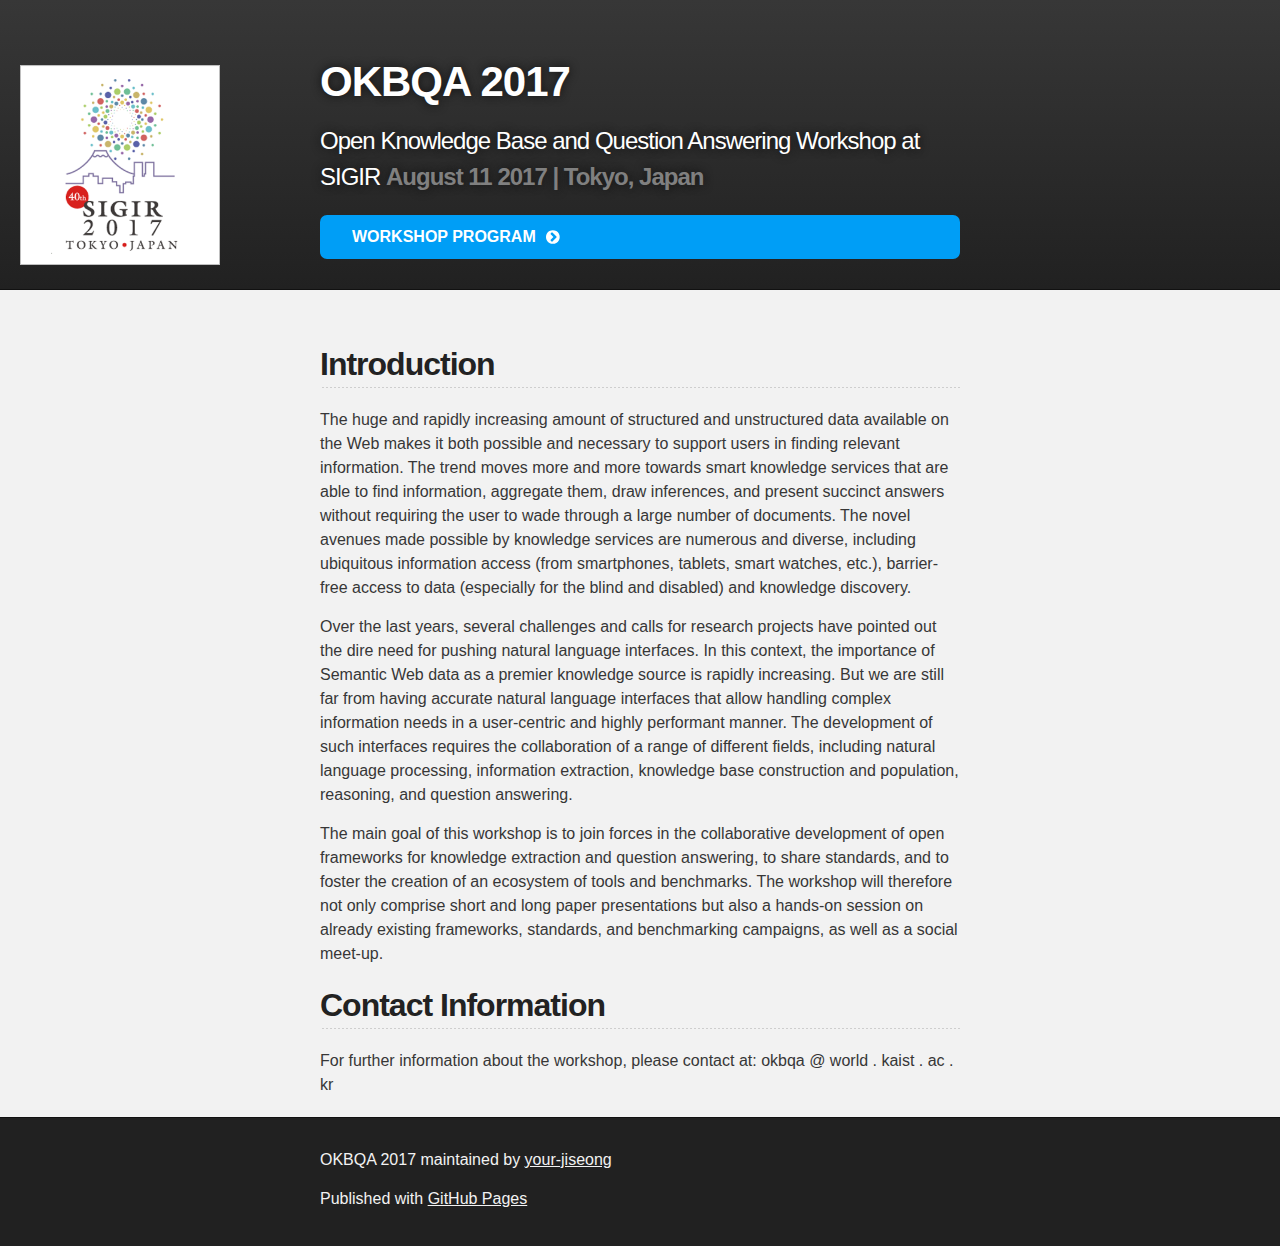
<file: index.html>
<!DOCTYPE html>
<html>

  <head>
    <meta charset='utf-8'>
    <meta http-equiv="X-UA-Compatible" content="chrome=1">
    <meta name="description" content="OKBQA 2017 : Open Knowledge Base and Question Answering Workshop at SIGIR">

    <link rel="stylesheet" type="text/css" media="screen" href="stylesheets/stylesheet.css">

    <title>OKBQA 2017</title>
  </head>

  <body>
    <a href="http://sigir.org/sigir2017"><img src="images/sigir2017-banner.png" width="200" height="200" align="left" style="position: relative; top: 50px; left: 15px; border: none; box-shadow: none; -webkit-box-shadow: none; -moz-box-shadow: none; -o-box-shadow: none; -ms-box-shadow: none;"></a>
    
    <!-- HEADER -->
    <div id="header_wrap" class="outer">
        
        <header class="inner">
          <!--a id="forkme_banner" href="https://github.com/okbqa-adm/coling2016.okbqa">View on GitHub</a-->
          <h1 id="project_title">OKBQA 2017</h1>
          <h2 id="project_tagline">Open Knowledge Base and Question Answering Workshop at SIGIR <font color=gray><strong>August 11 2017 | Tokyo, Japan</strong></font></h2>
          <div class="banner-buttons">
            <a class="button button-primary" href="#program">
            <span class="icon icon-right chevron-right" style="color:white">Workshop Program</span>
            </a>
          </div>        
          </header>
    </div>

    <!-- MAIN CONTENT -->
    <div id="main_content_wrap" class="outer">
      <div id="mainnav">
        <ul>
        <!--
        <li><a href="#Proceedings" title="Proceedings"><h5>Proceedings</a></li>
        <li><a href="#motivation-and-description" title="Introduction"><h5>Introduction</a></li>
        <li><a href="#invited-speakers" title="Invited Speakers"><h5>Invited Speakers</a></li>
        <li><a href="#featured-speeches" title="Featured Speeches"><h5>Featured Talks</a></li>
        <li><a href="#program" title="Program"><h5>Program</a></li>
        <li><a href="#paper-submissions" title="Submissions"><h5>Submissions</a></li>
        <li><a href="#topics" title="Topics of Interest"><h5>Topics of Interest</a></li>
        <li><a href="#important-dates" title="Important Dates"><h5>Important Dates</a></li>
        <li><a href="#organizers" title="Organising Committee"><h5>Organizing Committee</a></li>
        <li><a href="#committee" title="Programme Committee"><h5>Programme Committee</a></li>
        <li><a href="#contact-information" title="Contact Information"><h5>Contact Information</a></li>
        -->
        </ul>
      </div>


      <section id="main_content" class="inner">
        <h2>
<a id="motivation-and-description" class="anchor" href="#motivation-and-description" aria-hidden="true"><span aria-hidden="true" class="octicon octicon-link"></span></a><strong>Introduction</strong>
</h2>
<p>The huge and rapidly increasing amount of structured and unstructured data available on the Web makes it both possible and necessary to support users in finding relevant information. The trend moves more and more towards smart knowledge services that are able to find information, aggregate them, draw inferences, and present succinct answers without requiring the user to wade through a large number of documents. The novel avenues made possible by knowledge services are numerous and diverse, including ubiquitous information access (from smartphones, tablets, smart watches, etc.), barrier-free access to data (especially for the blind and disabled) and knowledge discovery.</p>

<p>Over the last years, several challenges and calls for research projects have pointed out the dire need for pushing natural language interfaces. In this context, the importance of Semantic Web data as a premier knowledge source is rapidly increasing. But we are still far from having accurate natural language interfaces that allow handling complex information needs in a user-centric and highly performant manner. The development of such interfaces requires the collaboration of a range of different fields, including natural language processing, information extraction, knowledge base construction and population, reasoning, and question answering.</p>

<p>The main goal of this workshop is to join forces in the collaborative development of open frameworks for knowledge extraction and question answering, to share standards, and to foster the creation of an ecosystem of tools and benchmarks. The workshop will therefore not only comprise short and long paper presentations but also a hands-on session on already existing frameworks, standards, and benchmarking campaigns, as well as a social meet-up.</p>


<!--
<h2>
<a id="invited-speakers" class="anchor" href="#invited-speakers" aria-hidden="true"><span aria-hidden="true" class="octicon octicon-link"></span></a><strong>Invited Speakers</strong>
</h2>

<ul>
<li><a href='http://www.riedelcastro.org'>Sebastian Riedel</a>, University College London (UCL)</li>
<li><a href='http://research.nii.ac.jp/~kando/index-e.html'>Noriko Kando</a>, National Institute of Informatics (NII)</li>
</ul>

<h2>
<a id="featured-speeches" class="anchor" href="#featured-speeches" aria-hidden="true"><span aria-hidden="true" class="octicon octicon-link"></span></a><strong>Featured Talks</strong>
</h2>

<ul>
<li><strong>OKBQA framework</strong>, <a href='http://data.dbcls.jp/~jdkim/'>Jin-Dong Kim</a>, DBCLS</li>
</ul>

<h2>
<a id="Proceedings" class="anchor" href="#Proceedings" aria-hidden="true"><span aria-hidden="true" class="octicon octicon-link"></span></a><strong>Proceedings</strong>
</h2>

        <h5>The proceedings of OKBQA 2016 are available <a href='book.pdf'>here</a>.</h5>
        
<h2>
<a id="program" class="anchor" href="#program" aria-hidden="true"><span aria-hidden="true" class="octicon octicon-link"></span></a><strong>Program</strong>
</h2>

<table cellspacing="0" border="0"><tr><td colspan=2 ><h5>Sunday, December 11, 2016</h5></td></tr>
<tr><td valign=top style="padding-top: 14px;"><strong>9:00&#8211;9:10</strong></td><td valign=top style="padding-top: 14px;"><strong><em>Opening</em></strong></td></tr>
<tr><td valign=top style="padding-top: 14px;"><strong>9:10&#8211;10:00</strong></td><td valign=top style="padding-top: 14px;"><strong><em>Keynote by Sebastian Riedel</em></strong>, <a href='keynote_1.html'>"Inferbeddings: Reading, Reasoning and Programming with Vector Representations"</a></td></tr>
<tr><td valign=top style="padding-top: 14px;"><strong>10:00&#8211;10:20</strong></td><td valign=top style="padding-top: 14px;"><strong><em>Featured Talk by Jin-Dong Kim</em></strong>, "Introduction to OKBQA framework: toward an open community collaboration for QA pipelines"</td></tr>
<tr><td valign=top style="padding-top: 14px;"><strong>10:20&#8211;10:50</strong></td><td valign=top style="padding-top: 14px;"><strong><em>Break</em></strong></td></tr>
<tr><td valign=top style="padding-top: 14px;">&nbsp;</td><td valign=top style="padding-top: 14px;"><strong>Session oral 1</strong></td></tr>
<tr><td valign=top width=100>10:50&#8211;11:20</td><td valign=top align=left><em><a href='OKBQA201601.pdf'>Using Wikipedia and Semantic Resources to Find Answer Types and Appropriate Answer Candidate Sets in Question Answering</a></em><br>
Po-Chun Chen, Meng-Jie Zhuang and Chuan-Jie Lin</td></tr>
<tr><td valign=top width=100>11:20&#8211;11:50</td><td valign=top align=left><em><a href='OKBQA201602.pdf'>Large-Scale Acquisition of Commonsense Knowledge via a Quiz Game on a Dialogue System</a></em><br>
Naoki Otani, Daisuke Kawahara, Sadao Kurohashi, Nobuhiro Kaji and Manabu Sassano</td></tr>
<tr><td valign=top style="padding-top: 14px;"><strong>11:50&#8211;12:00</strong></td><td valign=top style="padding-top: 14px;"><strong><em>Poster Lightning Talks</em></strong></td></tr>
<tr><td valign=top style="padding-top: 14px;"><strong>12:00&#8211;14:00</strong></td><td valign=top style="padding-top: 14px;"><strong><em>Lunch (Setting of the poster)</em></strong></td></tr>
<tr><td valign=top style="padding-top: 14px;"><strong>14:00&#8211;14:45</strong></td><td valign=top style="padding-top: 14px;"><strong><em>Keynote by Noriko Kando</em></strong></td></tr>
<tr><td valign=top style="padding-top: 14px;">&nbsp;</td><td valign=top style="padding-top: 14px;"><strong>Session oral 2</strong></td></tr>
<tr><td valign=top width=100>14:45&#8211;15:05</td><td valign=top align=left><em><a href='OKBQA201603.pdf'>A Hierarchical Neural Network for Information Extraction of Product Attribute and Condition Sentences</a></em><br>
Yukinori Homma, Kugatsu Sadamitsu, Kyosuke Nishida, Ryuichiro Higashinaka, Hisako Asano and Yoshihiro Matsuo</td></tr>
<tr><td valign=top width=100>15:05&#8211;15:25</td><td valign=top align=left><em><a href='OKBQA201604.pdf'>Combining Lexical and Semantic-based Features for Answer Sentence Selection</a></em><br>
Jing Shi, Jiaming Xu, Yiqun Yao, Suncong Zheng and Bo Xu</td></tr>
<tr><td valign=top style="padding-top: 14px;"><strong>15:25&#8211;16:00</strong></td><td valign=top style="padding-top: 14px;"><strong><em>Break, Poster session</em></strong></td></tr>
<tr><td valign=top style="padding-top: 14px;">&nbsp;</td><td valign=top style="padding-top: 14px;"><strong>Session poster</strong></td></tr>
<tr><td valign=top width=100>&nbsp;</td><td valign=top align=left><em><a href='OKBQA201605.pdf'>An Entity-Based approach to Answering Recurrent and Non-Recurrent Questions with Past Answers</a></em><br>
Anietie Andy, Mugizi Rwebangira and Satoshi Sekine</td></tr>
<tr><td valign=top width=100>&nbsp;</td><td valign=top align=left><em><a href='OKBQA201606.pdf'>Answer Presentation in Question Answering over Linked Data using Typed Dependency Subtree Patterns</a></em><br>
Rivindu Perera and Parma Nand</td></tr>
<tr><td valign=top width=100>&nbsp;</td><td valign=top align=left><em><a href='OKBQA201607.pdf'>BioMedLAT Corpus: Annotation of the Lexical Answer Type for Biomedical Questions</a></em><br>
Mariana Neves and Milena Kraus</td></tr>
<tr><td valign=top width=100>&nbsp;</td><td valign=top align=left><em><a href='OKBQA201608.pdf'>Double Topic Shifts in Open Domain Conversations: Natural Language Interface for a Wikipedia-based Robot Application</a></em><br>
Kristiina Jokinen and Graham Wilcock</td></tr>
<tr><td valign=top width=100>&nbsp;</td><td valign=top align=left><em><a href='OKBQA201609.pdf'>Filling a Knowledge Graph with a Crowd</a></em><br>
GyuHyeon Choi, Sangha Nam, Dongho Choi and KEY-SUN CHOI</td></tr>
<tr><td valign=top width=100>&nbsp;</td><td valign=top align=left><em><a href='OKBQA201610.pdf'>Pairing Wikipedia Articles Across Languages</a></em><br>
Marcus Klang and Pierre Nugues</td></tr>
<tr><td valign=top width=100>&nbsp;</td><td valign=top align=left><em><a href='OKBQA201611.pdf'>SRDF: Extracting Lexical Knowledge Graph for Preserving Sentence Meaning</a></em><br>
Sangha Nam, GyuHyeon Choi, Younggyun Hahm and KEY-SUN CHOI</td></tr>
<tr><td valign=top width=100>&nbsp;</td><td valign=top align=left><em>[INVITED] Tree transducer induction for Question-Answering over Large Knowledge Bases</em><br>Pascual Martínez</td></tr>
<tr><td valign=top style="padding-top: 14px;">&nbsp;</td><td valign=top style="padding-top: 14px;"><strong>Session oral 3</strong></td></tr>
<tr><td valign=top width=100>16:00&#8211;16:20</td><td valign=top align=left><em><a href='OKBQA201612.pdf'>QAF: Frame Semantics-based Question Interpretation</a></em><br>
Younggyun Hahm, Sangha Nam and KEY-SUN CHOI</td></tr>
<tr><td valign=top width=100>16:20&#8211;16:40</td><td valign=top align=left><em><a href='OKBQA201613.pdf'>Answering Yes-No Questions by Penalty Scoring in History Subjects of University Entrance Examinations</a></em><br>
Yoshinobu Kano</td></tr>
<tr><td valign=top width=100>16:40&#8211;17:00</td><td valign=top align=left><em><a href='OKBQA201614.pdf'>Dedicated Workflow Management for OKBQA Framework</a></em><br>
Jiseong Kim, GyuHyeon Choi and KEY-SUN CHOI</td></tr>
<tr><td valign=top style="padding-top: 14px;"><strong>17:00&#8211;17:10</strong></td><td valign=top style="padding-top: 14px;"><strong><em>Closing</em></strong></td></tr>
</table>

<table cellspacing="0" border="0"><tr><td colspan=2 ><h5>Monday, December 12, 2016</h5></td></tr>
<tr><td valign=top style="padding-top: 14px;"><strong>9:00&#8211;12:00</strong></td><td valign=top style="padding-top: 14px;"><strong><em>&nbsp;Comittee meeting, wrap-up</em></strong></td></tr>
</table>
<br><br>

<h2>
<a id="paper-submissions" class="anchor" href="#paper-submissions" aria-hidden="true"><span aria-hidden="true" class="octicon octicon-link"></span></a><strong>Paper Submissions</strong>
</h2>

<p>OKBQA 2016 solicits the submission of original research papers in two types:</p>

<ul>
<li><strong>Full paper</strong> submissions (up to 8 pages, plus two extra pages for references) must describe substantial and original work.</li>
<li><strong>Short paper</strong> submissions (up to 4 pages, plus two extra pages for references) must describe an original work which may present a small, focused contribution, a work in progress, or an interesting application case.
</ul>

<p>Please use the COLING-2016 style file <a href="http://coling2016.anlp.jp/doc/coling2016.zip">http://coling2016.anlp.jp/doc/coling2016.zip</a><br />It has <span class="latex">L<sup>a</sup>T<sub>e</sub>X</span> files, Microsoft Word templeate file, and a sample PDF file.
<p>Before submitting your paper please ensure you have read the Instructions for Authors and that your paper uses the prescribed style files. 
To submit your work, please use the submission page at the following address <a href="https://www.softconf.com/coling2016/OKBQA2016/">https://www.softconf.com/coling2016/OKBQA2016/</a>. </p>

At least one author of each paper is expected to register for the workshop and attend to present the paper.</p>



<h2>
<a id="topics" class="anchor" href="#topics" aria-hidden="true"><span aria-hidden="true" class="octicon octicon-link"></span></a><strong>Topics</strong>
</h2>


<p>Specific topics include but are not limited to:</p>
  <ul>
    <li>Question Answering over Linked Data
    <li>Benchmarking Natural Language Interfaces
    <li>Term Matching and Entity Disambiguation
    <li>SPARQL Query Pattern Generation
    <li>Schema-agnostic Query Generation
    <li>Discovery of Linked Data Sources
    <li>Endpoint Profiling
    <li>Dealing with Data and Schema Heterogeneity
    <li>Providing Justifications of Answers and Conveying Trust
    <li>Knowledge Base Design for Question Answering
    <li>Language Resources and NLP Software for Question Answering
    <li>Reasoning for Question Answering
    <li>Natural Language Querying of RDF exposed as Linked Data
    <li>Natural Language Querying of Web Services
    <li>User Feedback and Interaction
    <li>Dialogue Systems
    <li>Entity-centered Knowledge Bases
    <li>Event-centered Knowledge Bases
    <li>Human Intervention of Knowledge with QA
    <li>NLP Annotations for Knowledge Extraction and Machine Reading
    <li>Gold Standard Data Sets and Quality Assessment
    <li>Indexing and Mappings from Existing Sources (Structured, Semi-structured or Unstructured)
    <li>NLP annotation framework
    <li>NLP annotation knowledge base
  </ul>




<h2>
<a id="important-dates" class="anchor" href="#important-dates" aria-hidden="true"><span aria-hidden="true" class="octicon octicon-link"></span></a><strong>Important Dates</strong>
</h2>

<ul>
  <li><del>Submission deadline: 3 October, 2016 (23:59 Pacific Time)</del></li>
  <li><del>Notification of acceptance: 23 October, 2016<del></li>
  <li>Camera-ready versions of accepted papers: 30 October, 2016</li>
  <li>Workshop date: 11 December, 2016</li>
</ul>


<h2>
<a id="organizers" class="anchor" href="#organizers" aria-hidden="true"><span aria-hidden="true" class="octicon octicon-link"></span></a><strong>Organizers</strong>
</h2>


<ul>
  <li><a href='http://kschoi.kaist.ac.kr'><strong>Key-Sun Choi</strong></a>, KAIST, Korea<br>
  <li><a href='http://www.sc.cit-ec.uni-bielefeld.de/index.php?id=44'><strong>Christina Unger</strong></a>, Universität Bielefeld, Germany
  <li><a href='http://vossen.info'><strong>Piek Vossen</strong></a>, Vrije Universiteit Amsterdam, Netherlands
  <li><a href='http://data.dbcls.jp/~jdkim/'><strong>Jin-Dong Kim</strong></a>, Database Center for Life Science (DBCLS), Japan
  <li><a href='http://aksw.org/AxelNgonga.html'><strong>Axel-Cyrille Ngonga Ngomo</strong></a>, Universität Leipzig, Germany
  <li><a href='http://www.cs.cmu.edu/~teruko/'><strong>Teruko Mitamura</strong></a>, Carnegie Mellon University, USA</li>
</ul>




<h2>
<a id="committee" class="anchor" href="#committee" aria-hidden="true"><span aria-hidden="true" class="octicon octicon-link"></span></a><strong>Programme Committee</strong>
</h2>

<ul>
  <li><strong>Anastasia Krithara</strong>, Institute of Informatics and Telecommunications (IIT), Greece</li>
  <li><strong>André Freitas</strong>, University of Passau, Germany</li>
  <li><strong>Ashutosh Jadhav</strong>, IBM, USA</li>
  <li><strong>Axel-Cyrille Ngonga Ngomo</strong>, University of Leipzig, Germany</li>
  <li><strong>Christina Unger</strong>, Universität Bielefeld, Germany</li>
  <li><strong>Eun-kyung Kim</strong>, KAIST, Korea</li>
  <li><strong>Filip Ilievski</strong>, VU University Amsterdam, Netherlands</li>
  <li><strong>Frank  Schilder</strong>, Thomson Reuters, USA</li>
  <li><strong>Giorgos Giannopoulos</strong>, Athena Research Center, Greece</li>
  <li><strong>Gosse Bouma</strong>, University of Groningen, Netherlands</li>
  <li><strong>Hady Elsahar</strong>, Laboratoire Hubert Curien, France </li>
  <li><strong>Jin-Dong  Kim</strong>,  Database Center for Life Science (DBCLS), Japan</li>
  <li><strong>Key-Sun Choi</strong>, KAIST, Korea</li>
  <li><strong>Marco Rospocher</strong>,  FBK, Italy</li>
  <li><strong>Marieke van Erp</strong>,  Vrije Universiteit Amsterdam, Netherlands</li>
  <li><strong>Michel Dumontier</strong>, Stanford University, USA</li>
  <li><strong>Piek Vossen</strong>, Vrije Universiteit Amsterdam, Netherlands</li>
  <li><strong>Pum-mo Ryu</strong>, Busan University of Foreign Studies, Korea</li>
  <li><strong>Ricardo Usbeck</strong>, University of Leipzig, Germany </li>
  <li><strong>Roberto García</strong>, Universitat de Lleida (UdL), Spain</li>
  <li><strong>Sadao Kurohashi</strong>, Kyoto University, Japan</li>
  <li><strong>Stefano Borgo</strong>, Laboratory for Applied Ontology, Italy</li>
  <li><strong>Teruko Mitamura</strong>, Carnegie Mellon University, USA</li>
  <li><strong>Vanessa Lopez</strong>, IBM, USA</li>
</ul>
-->
<h2>
<a id="contact-information" class="anchor" href="#contact-information" aria-hidden="true"><span aria-hidden="true" class="octicon octicon-link"></span></a><strong>Contact Information</strong>
</h2>
For further information about the workshop, please contact at: okbqa @ world . kaist . ac . kr

      </section>
    </div>

    <!-- FOOTER  -->
    <div id="footer_wrap" class="outer">
      <footer class="inner">
        <p class="copyright">OKBQA 2017 maintained by <a href="https://github.com/your-jiseong">your-jiseong</a></p>
        <p>Published with <a href="https://pages.github.com">GitHub Pages</a></p>
      </footer>
    </div>

    

  </body>
</html>
</file>
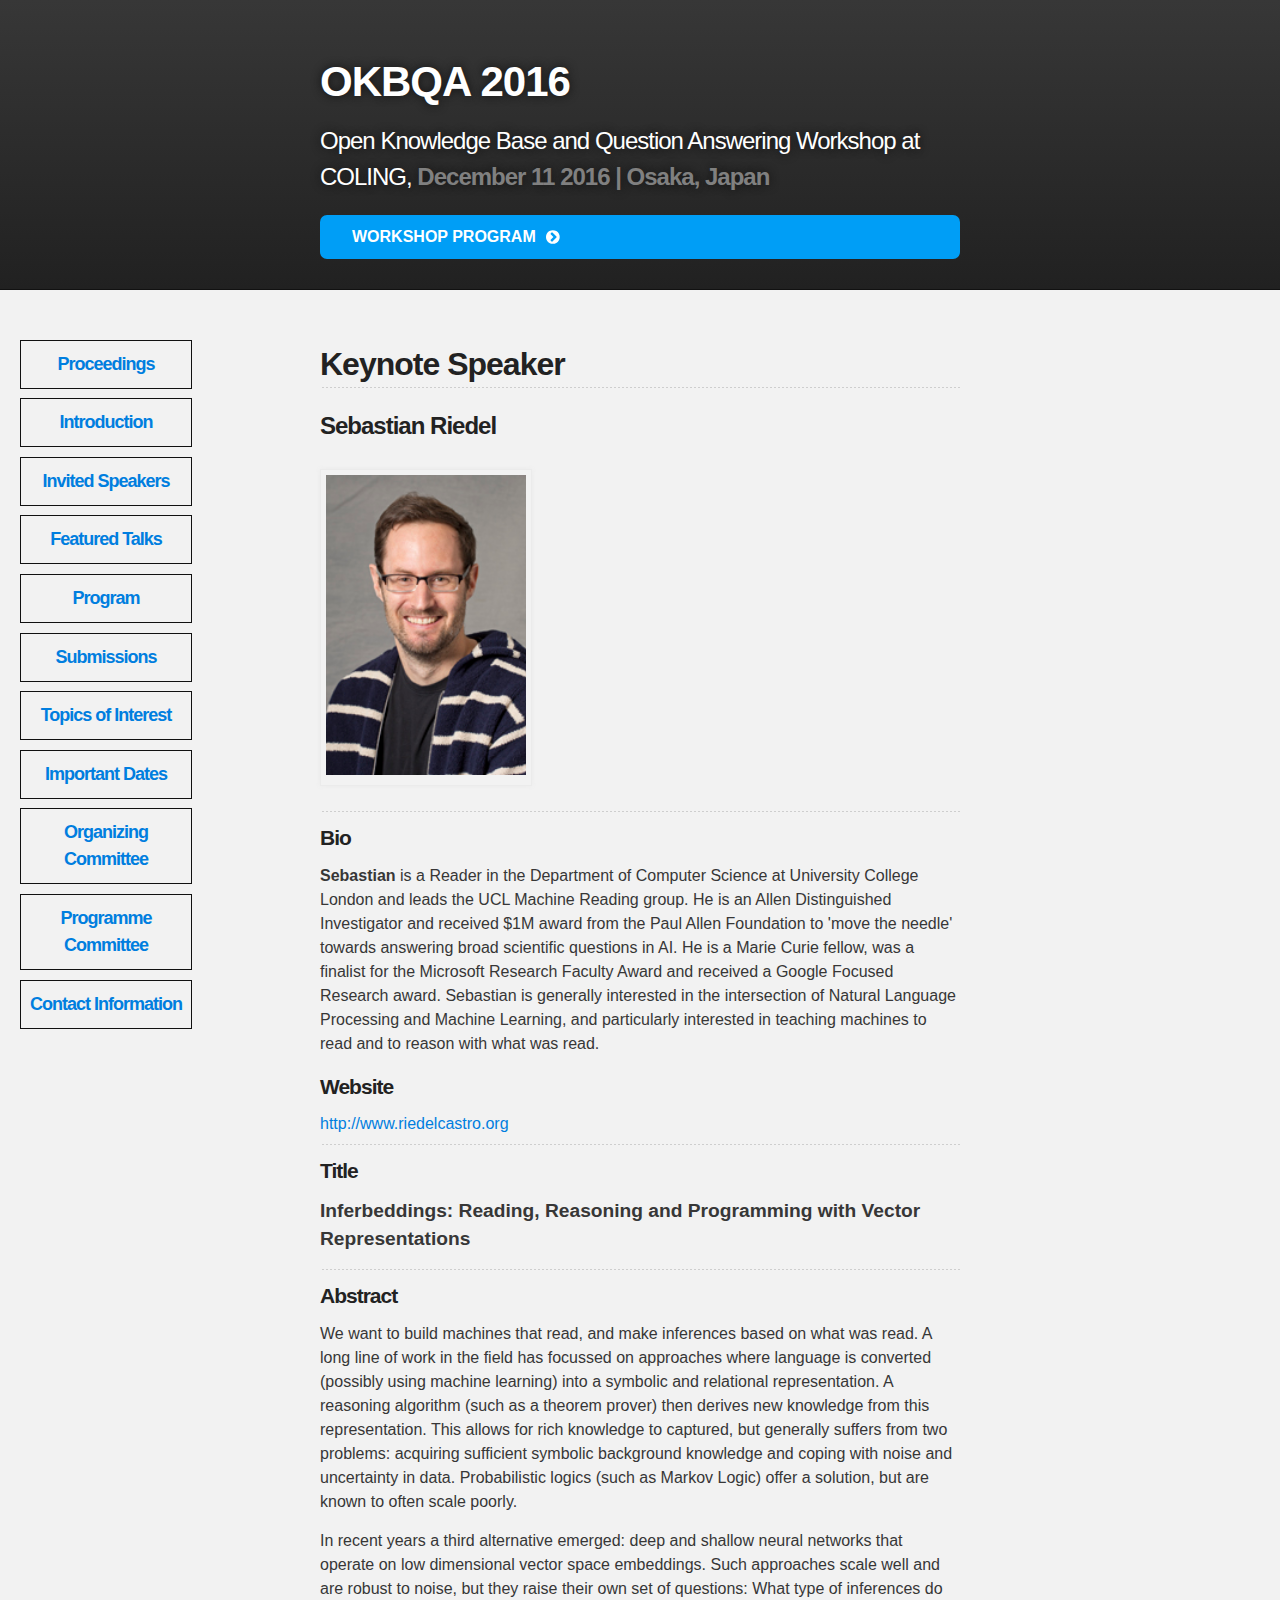
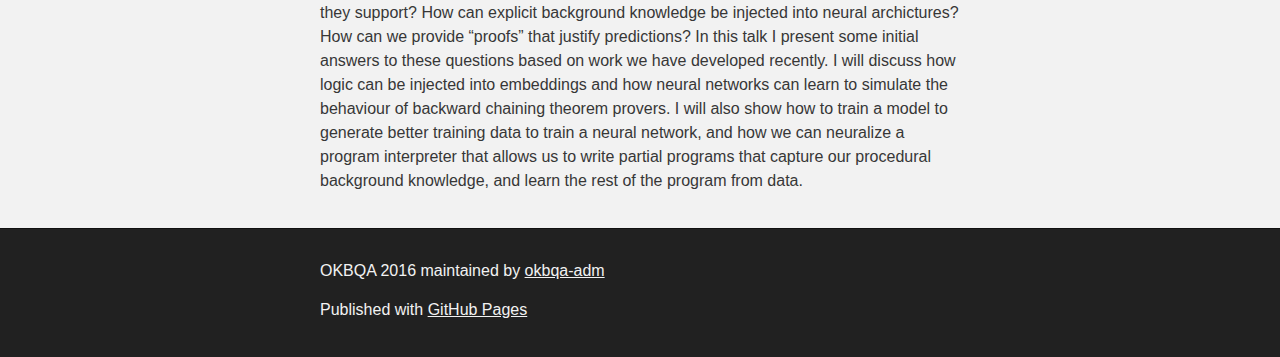
<file: keynote_1.html>
<!DOCTYPE html>
<html>

  <head>
    <meta charset='utf-8'>
    <meta http-equiv="X-UA-Compatible" content="chrome=1">
    <meta name="description" content="OKBQA 2016 : Open Knowledge Base and Question Answering Workshop at COLING">

    <link rel="stylesheet" type="text/css" media="screen" href="stylesheets/stylesheet.css">

    <title>OKBQA 2016</title>
  </head>

  <body>

    <!-- HEADER -->
    <div id="header_wrap" class="outer">
        <header class="inner">
          <!--a id="forkme_banner" href="https://github.com/okbqa-adm/coling2016.okbqa">View on GitHub</a-->

          <h1 id="project_title">OKBQA 2016</h1>
          <h2 id="project_tagline">Open Knowledge Base and Question Answering Workshop at COLING, <font color=gray><strong>December 11 2016 | Osaka, Japan</strong></font></h2>
          <div class="banner-buttons">
            <a class="button button-primary" href="index.html#program">
            <span class="icon icon-right chevron-right" style="color:white">Workshop Program</span>
            </a>
          </div>
        </header>
    </div>

    <!-- MAIN CONTENT -->
    <div id="main_content_wrap" class="outer">
      <div id="mainnav">
        <ul>
        <li><a href="#Proceedings" title="Proceedings"><h5>Proceedings</a></li>
        <li><a href="index.html#motivation-and-description" title="Introduction"><h5>Introduction</a></li>
        <li><a href="index.html#invited-speakers" title="Invited Speakers"><h5>Invited Speakers</a></li>
        <li><a href="index.html#featured-speeches" title="Featured Speeches"><h5>Featured Talks</a></li>
        <li><a href="index.html#program" title="Program"><h5>Program</a></li>
        <li><a href="index.html#paper-submissions" title="Submissions"><h5>Submissions</a></li>
        <li><a href="index.html#topics" title="Topics of Interest"><h5>Topics of Interest</a></li>
        <li><a href="index.html#important-dates" title="Important Dates"><h5>Important Dates</a></li>
        <li><a href="index.html#organizers" title="Organising Committee"><h5>Organizing Committee</a></li>
        <li><a href="index.html#committee" title="Programme Committee"><h5>Programme Committee</a></li>
        <li><a href="index.html#contact-information" title="Contact Information"><h5>Contact Information</a></li>
        </ul>
      </div>


      <section id="main_content" class="inner">

      <h2>Keynote Speaker</h2>
      <h3>Sebastian Riedel</h3>



<div class="container-fluid">
    <div class="row">
      
      <div class="col-md-8">
        <p>
         
        
        </p>
      </div>
    </div>

  <div class="row">
      <div class="col-md-4">
        <img src="images/keynote_riedel.jpg" width="200"  style="padding-bottom:10px">
      </div>

      <div class="col-md-12">
        <hr/>
        <h4>Bio</h4>
        <p class="allign-justify">
         <strong>Sebastian</strong> is a Reader in the Department of Computer Science at University College London and leads the UCL Machine Reading group. He is an Allen Distinguished Investigator and received $1M award from the Paul Allen Foundation to 'move the needle' towards answering broad scientific questions in AI. He is a Marie Curie fellow, was a finalist for the Microsoft Research Faculty Award and received a Google Focused Research award. Sebastian is generally interested in the intersection of Natural Language Processing and Machine Learning, and particularly interested in teaching machines to read and to reason with what was read.
        </p>

        <h4>Website</h4>
        <a href="http://www.riedelcastro.org" target="_blank">http://www.riedelcastro.org</a>
        <hr/>

        <h4>Title</h4>
        <p class="allign-justify">
          <strong style="font-size:1.2em;">Inferbeddings: Reading, Reasoning and Programming with Vector Representations</strong>
        </p>

        <hr/>

        <h4>Abstract</h4>
        <p class="allign-justify">
          We want to build machines that read, and make inferences based on what was read. A long line of work in the field has focussed on approaches where language is converted (possibly using machine learning) into a symbolic and relational representation. A reasoning algorithm (such as a theorem prover) then derives new knowledge from this representation. This allows for rich knowledge to captured, but generally suffers from two problems: acquiring sufficient symbolic background knowledge and coping with noise and uncertainty in data. Probabilistic logics (such as Markov Logic) offer a solution, but are known to often scale poorly.

        </p>
        <p class="allign-justify">
          In recent years a third alternative emerged: deep and shallow neural networks that operate on low dimensional vector space embeddings.  Such approaches scale well and are robust to noise, but they raise their own set of questions: What type of inferences do they support? How can explicit background knowledge be injected into neural archictures? How can we provide “proofs” that justify predictions? In this talk I present some initial answers to these questions based on work we have developed recently. I will discuss how logic can be injected into embeddings and how neural networks can learn to simulate the behaviour of backward chaining theorem provers. I will also show how to train a model to generate better training data to train a neural network, and how we can neuralize a program interpreter that allows us to write partial programs that capture our procedural background knowledge, and learn the rest of the program from data.
        </p>
    </div>
  </div>
</div>



      </section>
    </div>

    <!-- FOOTER  -->
    <div id="footer_wrap" class="outer">
      <footer class="inner">
        <p class="copyright">OKBQA 2016 maintained by <a href="https://github.com/okbqa-adm">okbqa-adm</a></p>
        <p>Published with <a href="https://pages.github.com">GitHub Pages</a></p>
      </footer>
    </div>

    

  </body>
</html>
</file>
<file: stylesheets/stylesheet.css>
/*******************************************************************************
Slate Theme for GitHub Pages
by Jason Costello, @jsncostello
*******************************************************************************/

@import url(github-light.css);

/*******************************************************************************
MeyerWeb Reset
*******************************************************************************/

html, body, div, span, applet, object, iframe,
h1, h2, h3, h4, h5, h6, p, blockquote, pre,
a, abbr, acronym, address, big, cite, code,
del, dfn, em, img, ins, kbd, q, s, samp,
small, strike, strong, sub, sup, tt, var,
b, u, i, center,
dl, dt, dd, ol, ul, li,
fieldset, form, label, legend,
table, caption, tbody, tfoot, thead, tr, th, td,
article, aside, canvas, details, embed,
figure, figcaption, footer, header, hgroup,
menu, nav, output, ruby, section, summary,
time, mark, audio, video {
  margin: 0;
  padding: 0;
  border: 0;
  font: inherit;
  vertical-align: baseline;
}

/* HTML5 display-role reset for older browsers */
article, aside, details, figcaption, figure,
footer, header, hgroup, menu, nav, section {
  display: block;
}

ol, ul {
  list-style: none;
}

table {
  border-collapse: collapse;
  border-spacing: 0;
}

/*******************************************************************************
Theme Styles
*******************************************************************************/

body {
  box-sizing: border-box;
  color:#373737;
  background: #212121;
  font-size: 16px;
  font-family: 'Myriad Pro', Calibri, Helvetica, Arial, sans-serif;
  line-height: 1.5;
  -webkit-font-smoothing: antialiased;
}

h1, h2, h3, h4, h5, h6 {
  margin: 10px 0;
  font-weight: 700;
  color:#222222;
  font-family: 'Lucida Grande', 'Calibri', Helvetica, Arial, sans-serif;
  letter-spacing: -1px;
}

h1 {
  font-size: 36px;
  font-weight: 700;
}

h2 {
  padding-bottom: 10px;
  font-size: 32px;
  background: url('../images/bg_hr.png') repeat-x bottom;
}

h3 {
  font-size: 24px;
}

h4 {
  font-size: 21px;
}

h5 {
  font-size: 18px;
}

h6 {
  font-size: 16px;
}

p {
  margin: 10px 0 15px 0;
}

footer p {
  color: #f2f2f2;
}

a {
  text-decoration: none;
  color: #007edf;
  text-shadow: none;

  transition: color 0.5s ease;
  transition: text-shadow 0.5s ease;
  -webkit-transition: color 0.5s ease;
  -webkit-transition: text-shadow 0.5s ease;
  -moz-transition: color 0.5s ease;
  -moz-transition: text-shadow 0.5s ease;
  -o-transition: color 0.5s ease;
  -o-transition: text-shadow 0.5s ease;
  -ms-transition: color 0.5s ease;
  -ms-transition: text-shadow 0.5s ease;
}

a:hover, a:focus {text-decoration: underline;}

footer a {
  color: #F2F2F2;
  text-decoration: underline;
}

em {
  font-style: italic;
}

strong {
  font-weight: bold;
}

img {
  position: relative;
  margin: 0 auto;
  max-width: 739px;
  padding: 5px;
  margin: 10px 0 10px 0;
  border: 1px solid #ebebeb;

  box-shadow: 0 0 5px #ebebeb;
  -webkit-box-shadow: 0 0 5px #ebebeb;
  -moz-box-shadow: 0 0 5px #ebebeb;
  -o-box-shadow: 0 0 5px #ebebeb;
  -ms-box-shadow: 0 0 5px #ebebeb;
}

p img {
  display: inline;
  margin: 0;
  padding: 0;
  vertical-align: middle;
  text-align: center;
  border: none;
}

pre, code {
  width: 100%;
  color: #222;
  background-color: #fff;

  font-family: Monaco, "Bitstream Vera Sans Mono", "Lucida Console", Terminal, monospace;
  font-size: 14px;

  border-radius: 2px;
  -moz-border-radius: 2px;
  -webkit-border-radius: 2px;
}

pre {
  width: 100%;
  padding: 10px;
  box-shadow: 0 0 10px rgba(0,0,0,.1);
  overflow: auto;
}

code {
  padding: 3px;
  margin: 0 3px;
  box-shadow: 0 0 10px rgba(0,0,0,.1);
}

pre code {
  display: block;
  box-shadow: none;
}

blockquote {
  color: #666;
  margin-bottom: 20px;
  padding: 0 0 0 20px;
  border-left: 3px solid #bbb;
}


ul, ol, dl {
  margin-bottom: 15px
}

ul {
  list-style-position: inside;
  list-style: disc;
  padding-left: 20px;
}

ol {
  list-style-position: inside;
  list-style: decimal;
  padding-left: 20px;
}

dl dt {
  font-weight: bold;
}

dl dd {
  padding-left: 20px;
  font-style: italic;
}

dl p {
  padding-left: 20px;
  font-style: italic;
}

hr {
  height: 1px;
  margin-bottom: 5px;
  border: none;
  background: url('../images/bg_hr.png') repeat-x center;
}


th {
  font-family: 'Lucida Grande', 'Helvetica Neue', Helvetica, Arial, sans-serif;
  padding: 10px;
  background: #373737;
  color: #fff;
 }

form {
  background: #f2f2f2;
  padding: 20px;
}

/*******************************************************************************
Full-Width Styles
*******************************************************************************/

.outer {
  width: 100%;
}

.inner {
  position: relative;
  max-width: 640px;
  padding: 20px 10px;
  margin: 0 auto;
}

#forkme_banner {
  display: block;
  position: absolute;
  top:0;
  right: 10px;
  z-index: 10;
  padding: 10px 50px 10px 10px;
  color: #fff;
  background: url('../images/blacktocat.png') #0090ff no-repeat 95% 50%;
  font-weight: 700;
  box-shadow: 0 0 10px rgba(0,0,0,.5);
  border-bottom-left-radius: 2px;
  border-bottom-right-radius: 2px;
}

#header_wrap {
  background: #212121;
  background: -moz-linear-gradient(top, #373737, #212121);
  background: -webkit-linear-gradient(top, #373737, #212121);
  background: -ms-linear-gradient(top, #373737, #212121);
  background: -o-linear-gradient(top, #373737, #212121);
  background: linear-gradient(top, #373737, #212121);
}

#header_wrap .inner {
  padding: 50px 10px 30px 10px;
}
#header_wrap .inner_button {
  padding: 50px 100px 30px 10px;
}

#project_title {
  margin: 0;
  color: #fff;
  font-size: 42px;
  font-weight: 700;
  text-shadow: #111 0px 0px 10px;
}

#project_tagline {
  color: #fff;
  font-size: 24px;
  font-weight: 300;
  background: none;
  text-shadow: #111 0px 0px 10px;
}

#downloads {
  position: absolute;
  width: 210px;
  z-index: 10;
  bottom: -40px;
  right: 0;
  height: 70px;
  background: url('../images/icon_download.png') no-repeat 0% 90%;
}

.zip_download_link {
  display: block;
  float: right;
  width: 90px;
  height:70px;
  text-indent: -5000px;
  overflow: hidden;
  background: url(../images/sprite_download.png) no-repeat bottom left;
}

.tar_download_link {
  display: block;
  float: right;
  width: 90px;
  height:70px;
  text-indent: -5000px;
  overflow: hidden;
  background: url(../images/sprite_download.png) no-repeat bottom right;
  margin-left: 10px;
}

.zip_download_link:hover {
  background: url(../images/sprite_download.png) no-repeat top left;
}

.tar_download_link:hover {
  background: url(../images/sprite_download.png) no-repeat top right;
}

#main_content_wrap {
  background: #f2f2f2;
  border-top: 1px solid #111;
  border-bottom: 1px solid #111;
}

#main_content {
  padding-top: 40px;
}

#footer_wrap {
  background: #212121;
}

#mainnav {
  padding-top: 50px;
  display: block;
  float: left;
  width: 15%;
  font-size: 1em;
  font-weight: bold;
  margin-bottom: 0.3em;
}

#mainnav ul {
  padding-left: 20px;
}

#mainnav li {
  margin-bottom: 0.6em;
  border: 1px solid #111;
  list-style-type: none;
  text-align: center;
}

.banner {
  background: url(img/banner.jpg) 50% 50% no-repeat;
  background-size: cover;
  color: #fff;
  padding-top: 3em;
  padding-bottom: 3em;
}
.banner-heading {
  color: #fff;
  text-transform: uppercase;
  font-weight: 700;
  margin: .7em 0;
}
.banner-buttons {
}
.banner-buttons .button {
  display: block;
  margin-top: .5em;
}
.container {
  padding-left: 15px;
  padding-right: 15px;
  margin-left: auto;
  margin-right: auto;
}
.container-full {
  padding-left: 0;
  padding-right: 0;
  margin-left: auto;
  margin-right: auto;
}
@media only screen and (min-width: 740px) {
  .container,
  .container-full {
    width: 720px;
  }
  .container-tablet {
    width: 720px;
    padding-left: 15px;
    padding-right: 15px;
    margin-left: auto;
    margin-right: auto;
  }
  .container-full-tablet {
    width: 720px;
    margin-left: auto;
    margin-right: auto;
    padding-left: 0;
    padding-right: 0;
  }
}
@media only screen and (min-width: 980px) {
  .container,
  .container-full {
    width: 960px;
  }
  .container-desktop {
    width: 960px;
    padding-left: 15px;
    padding-right: 15px;
    margin-left: auto;
    margin-right: auto;
  }
  .container-full-desktop {
    width: 960px;
    margin-left: auto;
    margin-right: auto;
    padding-left: 0;
    padding-right: 0;
  }
}
@media only screen and (min-width: 1140px) {
  .container,
  .container-full {
    width: 1120px;
  }
  .container-hd {
    width: 1120px;
    padding-left: 15px;
    padding-right: 15px;
    margin-left: auto;
    margin-right: auto;
  }
  .container-full-hd {
    width: 1120px;
    margin-left: auto;
    margin-right: auto;
    padding-left: 0;
    padding-right: 0;
  }
}
button {
  overflow: visible;
  text-transform: none;
}
button,
html input[type="button"],
input[type="reset"],
input[type="submit"] {
  -webkit-appearance: button;
  cursor: pointer;
}
button[disabled],
html input[disabled] {
  cursor: default;
}
button::-moz-focus-inner,
input::-moz-focus-inner {
  border: 0;
  padding: 0;
}
::-webkit-input-placeholder {
  color: #828282;
}
:-moz-placeholder {
  color: #828282;
}
::-moz-placeholder {
  color: #828282;
}
:-ms-input-placeholder {
  color: #828282;
}
.button {
  border: 0;
  line-height: normal;
  padding: .8em 2em;
  text-decoration: none;
  color: #111;
  display: inline-block;
  text-transform: uppercase;
  position: relative;
  -webkit-transition: all 0.3s;
  -moz-transition: all 0.3s;
  transition: all 0.3s;
  font-weight: 700;
  overflow: hidden;
  border-radius: 7px;
}
.button:hover,
.button:active {
  text-decoration: none;
  color: #111;
  background-color: #3f464c;
}
.button-primary {
  background-color: #009EF6;
}
.button-primary:hover,
.button-primary:active {
  background-color: #009EF6;
}
.button-link {
  color: #2cc7c1;
  text-decoration: underline;
  border: 0;
  background: transparent;
  padding: 0;
}
.button-link:hover {
  text-decoration: none;
}
.button-link:active {
  outline: 0;
}
.icon {
  position: relative;
  display: inline-block;
}
.icon:before {
  content: "";
  width: 16px;
  height: 16px;
  background-repeat: no-repeat;
  background-position: 100% 100%;
  display: block;
  position: absolute;
  -webkit-transition: all 0.3s;
  -moz-transition: all 0.3s;
  transition: all 0.3s;
  top: 50%;
  margin-top: -8px;
}
.icon-left {
  padding-left: 24px;
}
.icon-left:before {
  left: 0;
}
.icon-right {
  padding-right: 24px;
}
.icon-right:before {
  right: 0;
}
.chevron-right:before {
  background-image: url("data:image/svg+xml;charset=UTF-8,%3C%3Fxml%20version%3D%221.0%22%20encoding%3D%22utf-8%22%3F%3E%0A%3C!--%20Generated%20by%20IcoMoon.io%20--%3E%0A%3C!DOCTYPE%20svg%20PUBLIC%20%22-%2F%2FW3C%2F%2FDTD%20SVG%201.1%2F%2FEN%22%20%22http%3A%2F%2Fwww.w3.org%2FGraphics%2FSVG%2F1.1%2FDTD%2Fsvg11.dtd%22%3E%0A%3Csvg%20version%3D%221.1%22%20xmlns%3D%22http%3A%2F%2Fwww.w3.org%2F2000%2Fsvg%22%20xmlns%3Axlink%3D%22http%3A%2F%2Fwww.w3.org%2F1999%2Fxlink%22%20width%3D%2214%22%20height%3D%2216%22%20viewBox%3D%220%200%2014%2016%22%3E%0A%3Cpath%20fill%3D%22%23fff%22%20d%3D%22M6.402%2012.455l4.054-4.054q0.17-0.17%200.17-0.402t-0.17-0.402l-4.054-4.054q-0.17-0.17-0.402-0.17t-0.402%200.17l-0.911%200.911q-0.17%200.17-0.17%200.402t0.17%200.402l2.741%202.741-2.741%202.741q-0.17%200.17-0.17%200.402t0.17%200.402l0.911%200.911q0.17%200.17%200.402%200.17t0.402-0.17zM13.714%208q0%201.866-0.92%203.442t-2.496%202.496-3.442%200.92-3.442-0.92-2.496-2.496-0.92-3.442%200.92-3.442%202.496-2.496%203.442-0.92%203.442%200.92%202.496%202.496%200.92%203.442z%22%3E%3C%2Fpath%3E%0A%3C%2Fsvg%3E%0A");
}
.arrow-right:before {
  background-image: url("data:image/svg+xml;charset=UTF-8,%3C%3Fxml%20version%3D%221.0%22%20encoding%3D%22utf-8%22%3F%3E%0A%3C!--%20Generated%20by%20IcoMoon.io%20--%3E%0A%3C!DOCTYPE%20svg%20PUBLIC%20%22-%2F%2FW3C%2F%2FDTD%20SVG%201.1%2F%2FEN%22%20%22http%3A%2F%2Fwww.w3.org%2FGraphics%2FSVG%2F1.1%2FDTD%2Fsvg11.dtd%22%3E%0A%3Csvg%20version%3D%221.1%22%20xmlns%3D%22http%3A%2F%2Fwww.w3.org%2F2000%2Fsvg%22%20xmlns%3Axlink%3D%22http%3A%2F%2Fwww.w3.org%2F1999%2Fxlink%22%20width%3D%2212%22%20height%3D%2214%22%20viewBox%3D%220%200%2012%2014%22%3E%0A%3Cpath%20fill%3D%22%232cc7c1%22%20d%3D%22M10.039%207q0-0.211-0.141-0.352l-3.539-3.539q-0.141-0.141-0.352-0.141t-0.352%200.141l-0.711%200.711q-0.141%200.141-0.141%200.352t0.141%200.352l1.477%201.477h-3.922q-0.203%200-0.352%200.148t-0.148%200.352v1q0%200.203%200.148%200.352t0.352%200.148h3.922l-1.477%201.477q-0.148%200.148-0.148%200.352t0.148%200.352l0.711%200.711q0.141%200.141%200.352%200.141t0.352-0.141l3.539-3.539q0.141-0.141%200.141-0.352zM12%207q0%201.633-0.805%203.012t-2.184%202.184-3.012%200.805-3.012-0.805-2.184-2.184-0.805-3.012%200.805-3.012%202.184-2.184%203.012-0.805%203.012%200.805%202.184%202.184%200.805%203.012z%22%3E%3C%2Fpath%3E%0A%3C%2Fsvg%3E%0A");
}
.arrow-down:before {
  background-image: url("data:image/svg+xml;charset=UTF-8,%3C%3Fxml%20version%3D%221.0%22%20encoding%3D%22utf-8%22%3F%3E%0A%3C!--%20Generated%20by%20IcoMoon.io%20--%3E%0A%3C!DOCTYPE%20svg%20PUBLIC%20%22-%2F%2FW3C%2F%2FDTD%20SVG%201.1%2F%2FEN%22%20%22http%3A%2F%2Fwww.w3.org%2FGraphics%2FSVG%2F1.1%2FDTD%2Fsvg11.dtd%22%3E%0A%3Csvg%20version%3D%221.1%22%20xmlns%3D%22http%3A%2F%2Fwww.w3.org%2F2000%2Fsvg%22%20xmlns%3Axlink%3D%22http%3A%2F%2Fwww.w3.org%2F1999%2Fxlink%22%20width%3D%2212%22%20height%3D%2214%22%20viewBox%3D%220%200%2012%2014%22%3E%0A%3Cpath%20fill%3D%22%232cc7c1%22%20d%3D%22M10.031%207.008q0-0.211-0.141-0.352l-0.711-0.711q-0.141-0.141-0.352-0.141t-0.352%200.141l-1.477%201.477v-3.922q0-0.203-0.148-0.352t-0.352-0.148h-1q-0.203%200-0.352%200.148t-0.148%200.352v3.922l-1.477-1.477q-0.148-0.148-0.352-0.148t-0.352%200.148l-0.711%200.711q-0.141%200.141-0.141%200.352t0.141%200.352l3.539%203.539q0.141%200.141%200.352%200.141t0.352-0.141l3.539-3.539q0.141-0.141%200.141-0.352zM12%207q0%201.633-0.805%203.012t-2.184%202.184-3.012%200.805-3.012-0.805-2.184-2.184-0.805-3.012%200.805-3.012%202.184-2.184%203.012-0.805%203.012%200.805%202.184%202.184%200.805%203.012z%22%3E%3C%2Fpath%3E%0A%3C%2Fsvg%3E%0A");
}
.icon-phone:before {
  background-image: url("data:image/svg+xml;charset=UTF-8,%3C%3Fxml%20version%3D%221.0%22%20encoding%3D%22utf-8%22%3F%3E%0A%3C!--%20Generated%20by%20IcoMoon.io%20--%3E%0A%3C!DOCTYPE%20svg%20PUBLIC%20%22-%2F%2FW3C%2F%2FDTD%20SVG%201.1%2F%2FEN%22%20%22http%3A%2F%2Fwww.w3.org%2FGraphics%2FSVG%2F1.1%2FDTD%2Fsvg11.dtd%22%3E%0A%3Csvg%20version%3D%221.1%22%20xmlns%3D%22http%3A%2F%2Fwww.w3.org%2F2000%2Fsvg%22%20xmlns%3Axlink%3D%22http%3A%2F%2Fwww.w3.org%2F1999%2Fxlink%22%20width%3D%2214%22%20height%3D%2216%22%20viewBox%3D%220%200%2014%2016%22%3E%0A%3Cpath%20fill%3D%22%232cc7c1%22%20d%3D%22M11.429%2010.652q0-0.098-0.018-0.143-0.027-0.071-0.344-0.263t-0.79-0.442l-0.473-0.259q-0.045-0.027-0.17-0.116t-0.223-0.134-0.188-0.045q-0.161%200-0.42%200.29t-0.509%200.585-0.393%200.295q-0.063%200-0.147-0.031t-0.138-0.058-0.152-0.085-0.125-0.076q-0.884-0.491-1.522-1.129t-1.129-1.522q-0.018-0.027-0.076-0.125t-0.085-0.152-0.058-0.138-0.031-0.147q0-0.116%200.183-0.299t0.402-0.344%200.402-0.353%200.183-0.326q0-0.089-0.045-0.188t-0.134-0.223-0.116-0.17q-0.027-0.054-0.134-0.254t-0.223-0.406-0.237-0.424-0.223-0.362-0.147-0.161-0.143-0.018q-0.429%200-0.902%200.196-0.411%200.188-0.714%200.844t-0.304%201.165q0%200.143%200.022%200.304t0.045%200.272%200.080%200.295%200.089%200.263%200.112%200.295%200.098%200.268q0.536%201.464%201.933%202.862t2.862%201.933q0.054%200.018%200.268%200.098t0.295%200.112%200.263%200.089%200.295%200.080%200.272%200.045%200.304%200.022q0.509%200%201.165-0.304t0.844-0.714q0.196-0.473%200.196-0.902zM13.714%203.714v8.571q0%201.063-0.754%201.817t-1.817%200.754h-8.571q-1.063%200-1.817-0.754t-0.754-1.817v-8.571q0-1.063%200.754-1.817t1.817-0.754h8.571q1.063%200%201.817%200.754t0.754%201.817z%22%3E%3C%2Fpath%3E%0A%3C%2Fsvg%3E%0A");
}
.icon-email:before {
  background-image: url("data:image/svg+xml;charset=UTF-8,%3C%3Fxml%20version%3D%221.0%22%20encoding%3D%22utf-8%22%3F%3E%0A%3C!--%20Generated%20by%20IcoMoon.io%20--%3E%0A%3C!DOCTYPE%20svg%20PUBLIC%20%22-%2F%2FW3C%2F%2FDTD%20SVG%201.1%2F%2FEN%22%20%22http%3A%2F%2Fwww.w3.org%2FGraphics%2FSVG%2F1.1%2FDTD%2Fsvg11.dtd%22%3E%0A%3Csvg%20version%3D%221.1%22%20xmlns%3D%22http%3A%2F%2Fwww.w3.org%2F2000%2Fsvg%22%20xmlns%3Axlink%3D%22http%3A%2F%2Fwww.w3.org%2F1999%2Fxlink%22%20width%3D%2216%22%20height%3D%2216%22%20viewBox%3D%220%200%2016%2016%22%3E%0A%3Cpath%20fill%3D%22%232cc7c1%22%20d%3D%22M16%206.339v7.089q0%200.589-0.42%201.009t-1.009%200.42h-13.143q-0.589%200-1.009-0.42t-0.42-1.009v-7.089q0.393%200.438%200.902%200.777%203.232%202.196%204.438%203.080%200.509%200.375%200.826%200.585t0.844%200.429%200.982%200.219h0.018q0.455%200%200.982-0.219t0.844-0.429%200.826-0.585q1.518-1.098%204.446-3.080%200.509-0.348%200.893-0.777zM16%203.714q0%200.705-0.438%201.348t-1.089%201.098q-3.357%202.33-4.179%202.902-0.089%200.063-0.379%200.272t-0.482%200.339-0.464%200.29-0.513%200.241-0.446%200.080h-0.018q-0.205%200-0.446-0.080t-0.513-0.241-0.464-0.29-0.482-0.339-0.379-0.272q-0.813-0.571-2.339-1.629t-1.83-1.272q-0.554-0.375-1.045-1.031t-0.491-1.219q0-0.696%200.371-1.161t1.058-0.464h13.143q0.58%200%201.004%200.42t0.424%201.009z%22%3E%3C%2Fpath%3E%0A%3C%2Fsvg%3E%0A");
}
.icon-skype:before {
  background-image: url("data:image/svg+xml;charset=UTF-8,%3C%3Fxml%20version%3D%221.0%22%20encoding%3D%22utf-8%22%3F%3E%0A%3C!--%20Generated%20by%20IcoMoon.io%20--%3E%0A%3C!DOCTYPE%20svg%20PUBLIC%20%22-%2F%2FW3C%2F%2FDTD%20SVG%201.1%2F%2FEN%22%20%22http%3A%2F%2Fwww.w3.org%2FGraphics%2FSVG%2F1.1%2FDTD%2Fsvg11.dtd%22%3E%0A%3Csvg%20version%3D%221.1%22%20xmlns%3D%22http%3A%2F%2Fwww.w3.org%2F2000%2Fsvg%22%20xmlns%3Axlink%3D%22http%3A%2F%2Fwww.w3.org%2F1999%2Fxlink%22%20width%3D%2214%22%20height%3D%2216%22%20viewBox%3D%220%200%2014%2016%22%3E%0A%3Cpath%20fill%3D%22%232cc7c1%22%20d%3D%22M10.473%209.491q0-0.446-0.174-0.817t-0.433-0.612-0.652-0.438-0.737-0.304-0.781-0.205l-0.929-0.214q-0.268-0.063-0.393-0.094t-0.313-0.103-0.268-0.143-0.147-0.188-0.067-0.268q0-0.688%201.286-0.688%200.384%200%200.688%200.107t0.482%200.254%200.339%200.299%200.357%200.259%200.429%200.107q0.42%200%200.674-0.286t0.254-0.688q0-0.491-0.5-0.888t-1.268-0.603-1.625-0.205q-0.607%200-1.179%200.138t-1.067%200.42-0.795%200.777-0.299%201.147q0%200.545%200.17%200.951t0.5%200.674%200.714%200.433%200.92%200.29l1.304%200.321q0.804%200.196%201%200.321%200.286%200.179%200.286%200.536%200%200.348-0.357%200.576t-0.938%200.228q-0.455%200-0.817-0.143t-0.58-0.344-0.406-0.402-0.411-0.344-0.482-0.143q-0.446%200-0.674%200.268t-0.228%200.67q0%200.821%201.089%201.406t2.598%200.585q0.652%200%201.25-0.165t1.094-0.478%200.79-0.835%200.295-1.174zM13.714%2011.429q0%201.42-1.004%202.424t-2.424%201.004q-1.161%200-2.089-0.714-0.688%200.143-1.339%200.143-1.277%200-2.442-0.496t-2.009-1.339-1.339-2.009-0.496-2.442q0-0.652%200.143-1.339-0.714-0.929-0.714-2.089%200-1.42%201.004-2.424t2.424-1.004q1.161%200%202.089%200.714%200.688-0.143%201.339-0.143%201.277%200%202.442%200.496t2.009%201.339%201.339%202.009%200.496%202.442q0%200.652-0.143%201.339%200.714%200.929%200.714%202.089z%22%3E%3C%2Fpath%3E%0A%3C%2Fsvg%3E%0A");
}
.text-center {
  text-align: center;
}
/*******************************************************************************
Small Device Styles
*******************************************************************************/

@media screen and (max-width: 480px) {
  body {
    font-size:14px;
  }

  #downloads {
    display: none;
  }

  .inner {
    min-width: 320px;
    max-width: 480px;
  }

  #project_title {
  font-size: 32px;
  }

  h1 {
    font-size: 28px;
  }

  h2 {
    font-size: 24px;
  }

  h3 {
    font-size: 21px;
  }

  h4 {
    font-size: 18px;
  }

  h5 {
    font-size: 14px;
  }

  h6 {
    font-size: 12px;
  }

  code, pre {
    min-width: 320px;
    max-width: 480px;
    font-size: 11px;
  }

}
</file>
